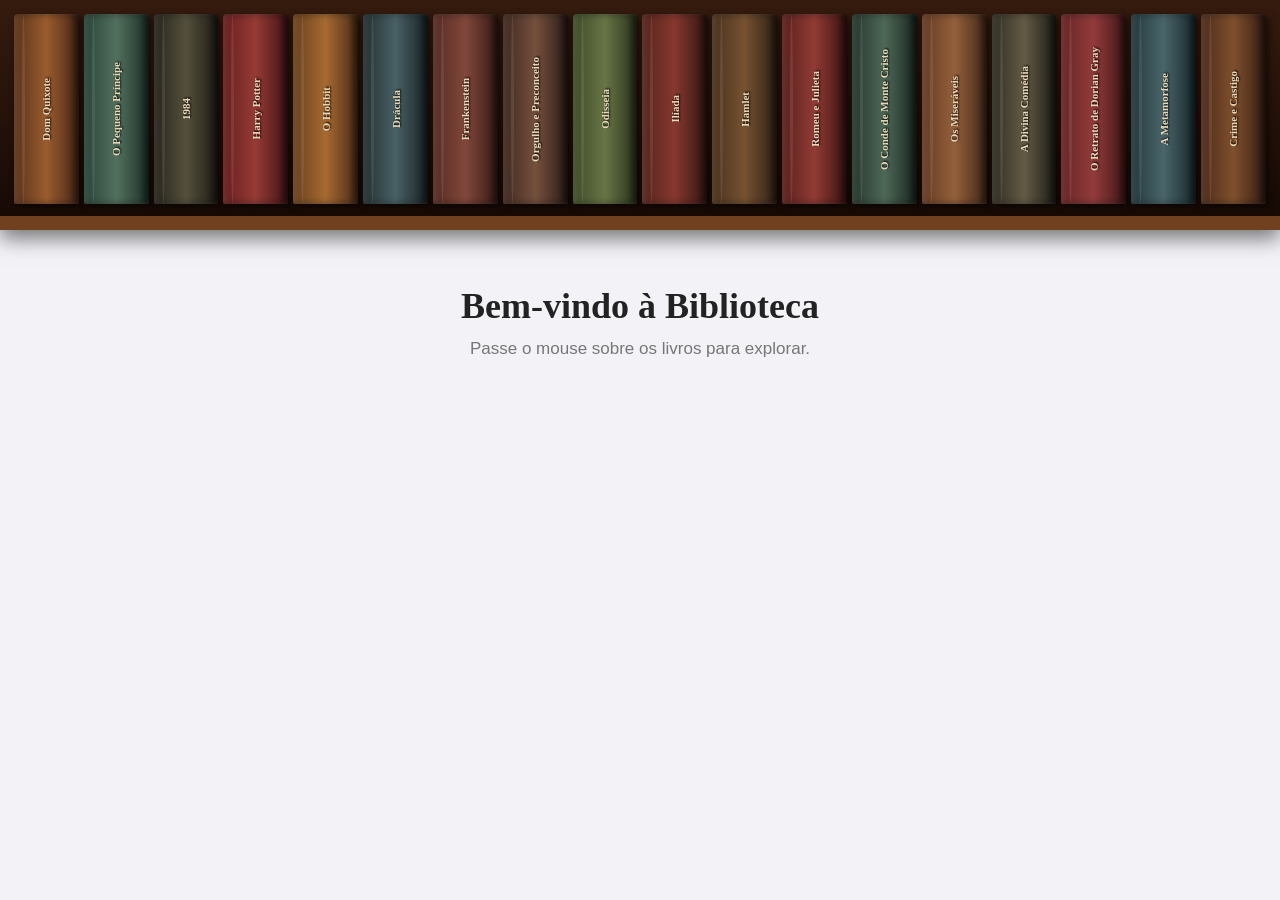
<file: biblioteca.html>
<!DOCTYPE html>
<html lang="pt-BR">

<head>
    <meta charset="UTF-8">

    <meta name="viewport" content="width=device-width, initial-scale=1.0">

    <title>Biblioteca</title>

    <link rel="stylesheet" href="estante.css">
</head>

<body>

    <!-- ESTANTE -->

    <header class="estante">

        <div class="livro livro1">
            <span>Dom Quixote</span>
        </div>

        <div class="livro livro2">
            <span>O Pequeno Príncipe</span>
        </div>

        <div class="livro livro3">
            <span>1984</span>
        </div>

        <div class="livro livro4">
            <span>Harry Potter</span>
        </div>

        <div class="livro livro5">
            <span>O Hobbit</span>
        </div>

        <div class="livro livro6">
            <span>Drácula</span>
        </div>

        <div class="livro livro7">
            <span>Frankenstein</span>
        </div>

        <div class="livro livro8">
            <span>Orgulho e Preconceito</span>
        </div>

        <div class="livro livro9">
            <span>Odisseia</span>
        </div>

        <div class="livro livro10">
            <span>Ilíada</span>
        </div>

        <div class="livro livro11">
            <span>Hamlet</span>
        </div>

        <div class="livro livro12">
            <span>Romeu e Julieta</span>
        </div>

        <div class="livro livro13">
            <span>O Conde de Monte Cristo</span>
        </div>

        <div class="livro livro14">
            <span>Os Miseráveis</span>
        </div>

        <div class="livro livro15">
            <span>A Divina Comédia</span>
        </div>

        <div class="livro livro16">
            <span>O Retrato de Dorian Gray</span>
        </div>

        <div class="livro livro17">
            <span>A Metamorfose</span>
        </div>

        <div class="livro livro18">
            <span>Crime e Castigo</span>
        </div>

    </header>


    <!-- CONTEÚDO -->

    <main class="conteudo">

        <h1>Bem-vindo à Biblioteca</h1>

        <p>
            Passe o mouse sobre os livros para explorar.
        </p>

    </main>

</body>

</html>
</file>
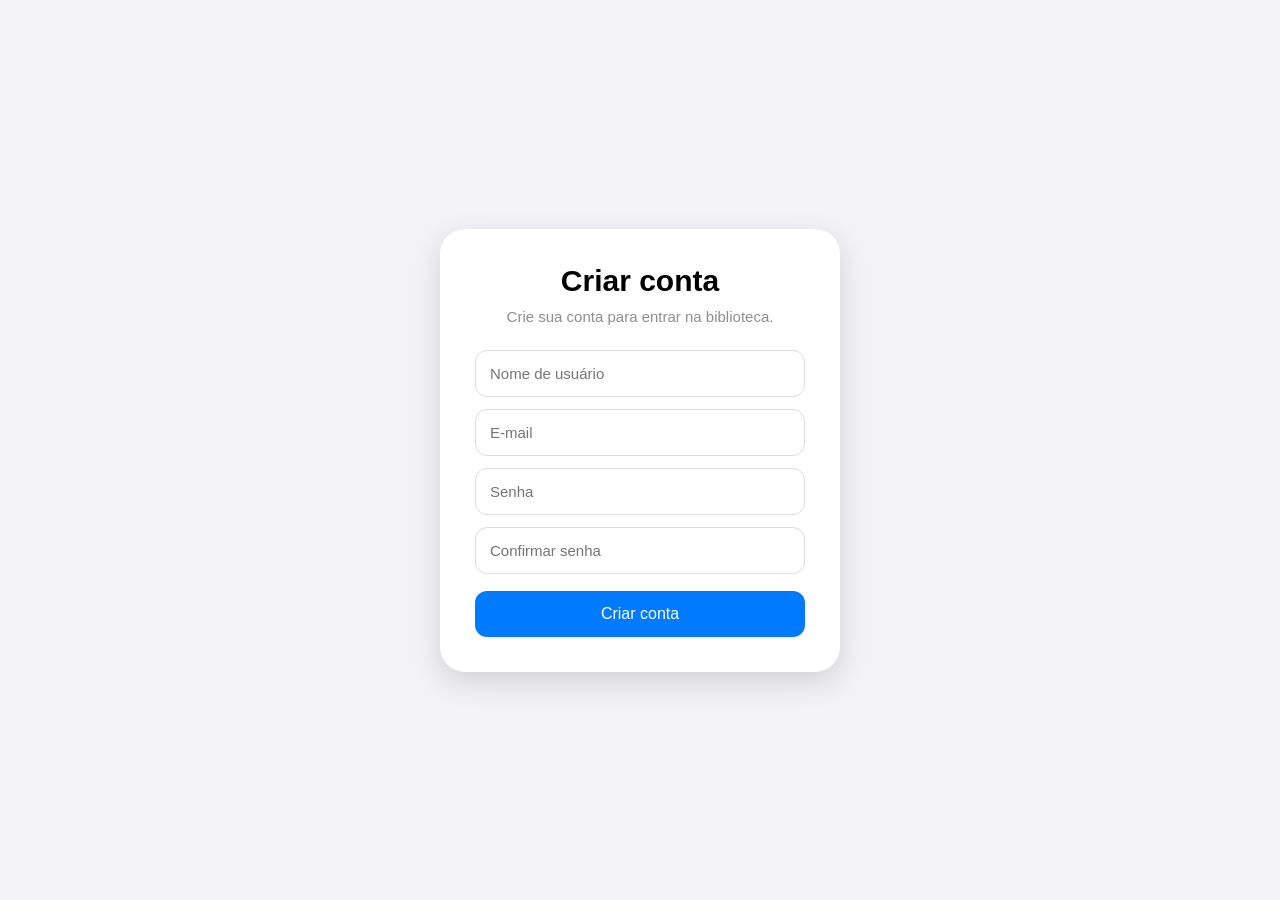
<file: idex.html>
<!DOCTYPE html>
<html lang="pt-BR">

<head>

    <meta charset="UTF-8">

    <meta name="viewport" content="width=device-width, initial-scale=1.0">

    <title>Criar conta</title>

    <link rel="stylesheet" href="style.css">

</head>

<body>

    <main class="cadastro">

        <h1>Criar conta</h1>

        <p>Crie sua conta para entrar na biblioteca.</p>

        <form>

            <input
                type="text"
                placeholder="Nome de usuário"
                required
            >

            <input
                type="email"
                placeholder="E-mail"
                required
            >

            <input
                type="password"
                placeholder="Senha"
                required
            >

            <input
                type="password"
                placeholder="Confirmar senha"
                required
            >

            <button type="button" onclick="location.href='principal.html'">
                Criar conta
            </button>

        </form>

    </main>

</body>

</html>
</file>
<file: estante.css>
/* =========================
   CONFIGURAÇÃO
   ========================= */

* {
    margin: 0;
    padding: 0;
    box-sizing: border-box;
}

body {
    min-height: 100vh;

    background: #f2f2f7;

    font-family: Arial, sans-serif;
}


/* =========================
   ESTANTE
   ========================= */

.estante {
    width: 100%;
    height: 230px;

    display: flex;
    align-items: flex-end;

    gap: 5px;

    padding: 15px 14px 12px;

    overflow: hidden;

    background:
        linear-gradient(
            to bottom,
            #351b0e,
            #170a05
        );

    border-bottom: 14px solid #70401f;

    box-shadow:
        0 8px 20px #0008;
}


/* =========================
   LIVROS
   ========================= */

.livro {
    width: 62px;
    height: 190px;

    flex: 1 1 45px;

    min-width: 45px;
    max-width: 75px;

    display: flex;

    align-items: center;
    justify-content: center;

    border-radius: 4px 4px 2px 2px;

    cursor: pointer;

    position: relative;

    box-shadow:
        inset 3px 0 5px #ffffff18,
        inset -5px 0 7px #0008,
        3px 3px 7px #0008;

    transition:
        transform .3s ease,
        box-shadow .3s ease,
        filter .3s ease;

    transform-origin: bottom center;
}


/* =========================
   NOME
   ========================= */

.livro span {
    color: #ead9b8;

    font-family: Georgia, serif;

    font-size: 11px;

    font-weight: bold;

    writing-mode: vertical-rl;

    transform: rotate(180deg);

    text-align: center;

    text-shadow:
        1px 1px 2px #000;

    user-select: none;

    pointer-events: none;
}


/* =========================
   BRILHO
   ========================= */

.livro::after {
    content: "";

    position: absolute;

    top: 0;
    left: 8px;

    width: 3px;
    height: 100%;

    background: #ffffff18;

    border-radius: 50%;

    pointer-events: none;
}


/* =========================
   INTERAÇÃO
   ========================= */

.livro:hover {
    transform:
        translateY(-20px)
        scale(1.13);

    z-index: 20;

    filter: brightness(1.2);

    box-shadow:
        0 18px 25px #0009,
        0 0 12px #fff2,
        inset 3px 0 6px #ffffff25,
        inset -5px 0 7px #0008;
}


/* LIVRO CLICADO */

.livro:active {
    transform:
        translateY(-17px)
        scale(1.08);
}


/* =========================
   CORES
   ========================= */

.livro1 {
    background: linear-gradient(
        90deg,
        #5a321b,
        #9a5c2e,
        #472515
    );
}

.livro2 {
    background: linear-gradient(
        90deg,
        #294438,
        #52705e,
        #1d3028
    );
}

.livro3 {
    background: linear-gradient(
        90deg,
        #26251d,
        #55503c,
        #1c1b15
    );
}

.livro4 {
    background: linear-gradient(
        90deg,
        #661e20,
        #963b35,
        #421315
    );
}

.livro5 {
    background: linear-gradient(
        90deg,
        #67401f,
        #a76a31,
        #4c2c16
    );
}

.livro6 {
    background: linear-gradient(
        90deg,
        #252f31,
        #486166,
        #192123
    );
}

.livro7 {
    background: linear-gradient(
        90deg,
        #542c24,
        #82473a,
        #361a16
    );
}

.livro8 {
    background: linear-gradient(
        90deg,
        #3e2921,
        #75503d,
        #2b1b16
    );
}

.livro9 {
    background: linear-gradient(
        90deg,
        #3e4b29,
        #687546,
        #29321b
    );
}

.livro10 {
    background: linear-gradient(
        90deg,
        #54251d,
        #86382e,
        #351512
    );
}

.livro11 {
    background: linear-gradient(
        90deg,
        #49321e,
        #765231,
        #302015
    );
}

.livro12 {
    background: linear-gradient(
        90deg,
        #59201e,
        #913b34,
        #3a1211
    );
}

.livro13 {
    background: linear-gradient(
        90deg,
        #27372e,
        #4e6857,
        #19251f
    );
}

.livro14 {
    background: linear-gradient(
        90deg,
        #633b24,
        #94603b,
        #422718
    );
}

.livro15 {
    background: linear-gradient(
        90deg,
        #302d23,
        #635b45,
        #1e1c16
    );
}

.livro16 {
    background: linear-gradient(
        90deg,
        #662526,
        #923b3b,
        #401617
    );
}

.livro17 {
    background: linear-gradient(
        90deg,
        #24373b,
        #49656a,
        #18272a
    );
}

.livro18 {
    background: linear-gradient(
        90deg,
        #4d2b1b,
        #80502d,
        #321b11
    );
}


/* =========================
   CONTEÚDO
   ========================= */

.conteudo {
    min-height: calc(100vh - 230px);

    padding: 55px 20px;

    text-align: center;
}

.conteudo h1 {
    margin-bottom: 12px;

    font-family: Georgia, serif;

    font-size: 36px;

    color: #222;
}

.conteudo p {
    color: #777;

    font-size: 17px;

    transition: .3s;
}


/* =========================
   INTERAÇÃO DO CONTEÚDO
   ========================= */

.estante:has(.livro:hover) + .conteudo p {
    color: #333;

    transform: translateY(3px);
}
</file>
<file: style.css>
* {
    margin: 0;
    padding: 0;
    box-sizing: border-box;
}

body {
    min-height: 100vh;

    display: flex;
    justify-content: center;
    align-items: center;

    background: #f2f2f7;

    font-family: Arial, sans-serif;
}


/* CADASTRO */

.cadastro {
    width: 90%;
    max-width: 400px;

    padding: 35px;

    background: white;

    border-radius: 25px;

    box-shadow: 0 10px 30px #0002;

    text-align: center;
}


/* TÍTULO */

.cadastro h1 {
    margin-bottom: 10px;

    font-size: 30px;
}


/* TEXTO */

.cadastro p {
    margin-bottom: 25px;

    color: #8e8e93;

    font-size: 15px;
}


/* CAMPOS */

.cadastro input {
    width: 100%;

    margin-bottom: 12px;

    padding: 14px;

    border: 1px solid #ddd;

    border-radius: 12px;

    outline: none;

    font-size: 15px;

    transition: .2s;
}


/* CAMPO SELECIONADO */

.cadastro input:focus {
    border-color: #007aff;

    box-shadow: 0 0 0 3px #007aff22;
}


/* BOTÃO */

.cadastro button {
    width: 100%;

    margin-top: 5px;

    padding: 14px;

    border: none;

    border-radius: 12px;

    background: #007aff;

    color: white;

    font-size: 16px;

    cursor: pointer;

    transition: .2s;
}


/* BOTÃO AO PASSAR O MOUSE */

.cadastro button:hover {
    background: #0066d6;
}


/* BOTÃO AO CLICAR */

.cadastro button:active {
    transform: scale(.98);
}
</file>
